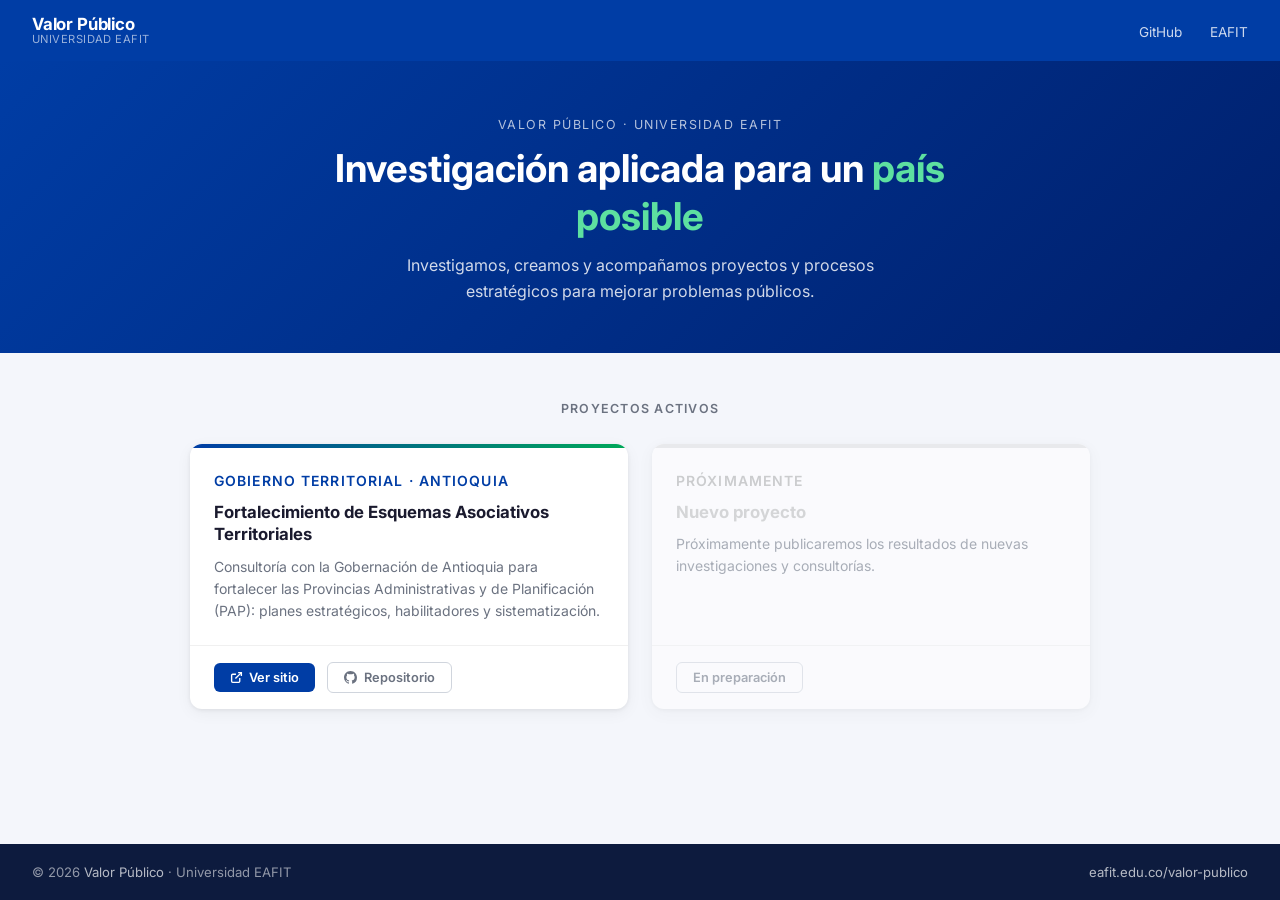
<file: index.html>
<!DOCTYPE html>
<html lang="es">
<head>
  <meta charset="UTF-8" />
  <meta name="viewport" content="width=device-width, initial-scale=1.0" />
  <title>Valor Público EAFIT</title>
  <meta name="description" content="Investigamos, creamos y acompañamos proyectos y procesos estratégicos para mejorar problemas públicos: conocimiento para el país posible." />
  <link rel="preconnect" href="https://fonts.googleapis.com" />
  <link rel="preconnect" href="https://fonts.gstatic.com" crossorigin />
  <link href="https://fonts.googleapis.com/css2?family=Inter:wght@400;500;600;700&display=swap" rel="stylesheet" />
  <style>
    *, *::before, *::after { box-sizing: border-box; margin: 0; padding: 0; }

    :root {
      --blue:  #003DA5;
      --green: #00A859;
      --dark:  #0d1b3e;
      --gray:  #f4f6fb;
      --text:  #1a1a2e;
      --muted: #6b7280;
    }

    body {
      font-family: 'Inter', system-ui, sans-serif;
      background: #fff;
      color: var(--text);
      min-height: 100vh;
      display: flex;
      flex-direction: column;
    }

    /* ── Header ── */
    header {
      background: var(--blue);
      padding: 1rem 2rem;
      display: flex;
      align-items: center;
      justify-content: space-between;
    }
    .header-brand-link { text-decoration: none; }
    .header-brand {
      display: flex;
      flex-direction: column;
      line-height: 1;
    }
    .header-brand .name {
      font-size: 1.05rem;
      font-weight: 700;
      color: #fff;
      letter-spacing: -0.01em;
    }
    .header-brand .sub {
      font-size: 0.7rem;
      color: rgba(255,255,255,0.6);
      font-weight: 400;
      letter-spacing: 0.04em;
      text-transform: uppercase;
      margin-top: 1px;
    }
    header nav a {
      color: rgba(255,255,255,0.8);
      text-decoration: none;
      font-size: 0.85rem;
      margin-left: 1.5rem;
      transition: color 0.2s;
    }
    header nav a:hover { color: #fff; }

    /* ── Hero ── */
    .hero {
      background: linear-gradient(135deg, var(--blue) 0%, #001f6b 100%);
      color: #fff;
      padding: 3.5rem 2rem 3rem;
      text-align: center;
    }
    .hero p.eyebrow {
      font-size: 0.78rem;
      text-transform: uppercase;
      letter-spacing: 0.12em;
      opacity: 0.7;
      margin-bottom: 0.75rem;
    }
    .hero h1 {
      font-size: clamp(1.6rem, 4vw, 2.4rem);
      font-weight: 700;
      line-height: 1.25;
      max-width: 640px;
      margin: 0 auto 0.75rem;
    }
    .hero h1 span { color: #5de0a0; }
    .hero p.sub {
      font-size: 1rem;
      opacity: 0.82;
      max-width: 520px;
      margin: 0 auto;
      line-height: 1.65;
    }

    /* ── Projects section ── */
    main {
      flex: 1;
      padding: 3rem 2rem 4rem;
      background: var(--gray);
    }
    .section-label {
      text-align: center;
      font-size: 0.78rem;
      font-weight: 600;
      text-transform: uppercase;
      letter-spacing: 0.1em;
      color: var(--muted);
      margin-bottom: 1.75rem;
    }

    .cards {
      display: grid;
      grid-template-columns: repeat(auto-fill, minmax(300px, 1fr));
      gap: 1.5rem;
      max-width: 900px;
      margin: 0 auto;
    }

    .card {
      background: #fff;
      border-radius: 12px;
      box-shadow: 0 1px 4px rgba(0,0,0,0.07), 0 4px 16px rgba(0,0,0,0.05);
      overflow: hidden;
      display: flex;
      flex-direction: column;
      transition: box-shadow 0.2s, transform 0.2s;
    }
    .card:hover {
      box-shadow: 0 4px 20px rgba(0,0,0,0.12);
      transform: translateY(-3px);
    }
    .card-stripe { height: 4px; }
    .card-body { padding: 1.4rem 1.5rem; flex: 1; }
    .card-tag {
      font-size: 0.7rem;
      font-weight: 600;
      text-transform: uppercase;
      letter-spacing: 0.08em;
      margin-bottom: 0.5rem;
    }
    .card-body h2 {
      font-size: 1.05rem;
      font-weight: 700;
      line-height: 1.35;
      margin-bottom: 0.6rem;
      color: var(--text);
    }
    .card-body p {
      font-size: 0.875rem;
      color: var(--muted);
      line-height: 1.6;
    }
    .card-footer {
      padding: 1rem 1.5rem;
      border-top: 1px solid #f0f0f0;
      display: flex;
      gap: 0.75rem;
      align-items: center;
    }
    .btn {
      display: inline-flex;
      align-items: center;
      gap: 0.4rem;
      font-size: 0.8rem;
      font-weight: 600;
      padding: 0.45rem 1rem;
      border-radius: 6px;
      text-decoration: none;
      transition: opacity 0.2s;
    }
    .btn:hover { opacity: 0.85; text-decoration: none; }
    .btn-primary { background: var(--blue); color: #fff; }
    .btn-outline {
      border: 1.5px solid #d0d5dd;
      color: var(--muted);
      background: transparent;
    }

    /* Coming-soon card */
    .card.coming { opacity: 0.55; pointer-events: none; }

    /* ── Footer ── */
    footer {
      background: var(--dark);
      color: rgba(255,255,255,0.55);
      font-size: 0.82rem;
      padding: 1.25rem 2rem;
      display: flex;
      justify-content: space-between;
      align-items: center;
      flex-wrap: wrap;
      gap: 0.5rem;
    }
    footer a { color: rgba(255,255,255,0.7); text-decoration: none; }
    footer a:hover { color: #fff; }

    @media (max-width: 600px) {
      header nav { display: none; }
      .cards { grid-template-columns: 1fr; }
      footer { flex-direction: column; text-align: center; }
    }
  </style>
</head>
<body>

  <header>
    <a href="https://www.eafit.edu.co/centros-estudio-incidencia/valor-publico" target="_blank" rel="noopener" rel="noopener" class="header-brand-link">
      <div class="header-brand">
        <span class="name">Valor Público</span>
        <span class="sub">Universidad EAFIT</span>
      </div>
    </a>
    <nav>
      <a href="https://github.com/cvp-eafit" target="_blank" rel="noopener">GitHub</a>
      <a href="https://www.eafit.edu.co/centros-estudio-incidencia/valor-publico" target="_blank" rel="noopener">EAFIT</a>
    </nav>
  </header>

  <div class="hero">
    <p class="eyebrow">Valor Público · Universidad EAFIT</p>
    <h1>Investigación aplicada para un <span>país posible</span></h1>
    <p class="sub">Investigamos, creamos y acompañamos proyectos y procesos estratégicos para mejorar problemas públicos.</p>
  </div>

  <main>
    <p class="section-label">Proyectos activos</p>
    <div class="cards">

      <!-- Provincias -->
      <div class="card">
        <div class="card-stripe" style="background: linear-gradient(90deg, #003DA5, #00A859);"></div>
        <div class="card-body">
          <p class="card-tag" style="color: #003DA5;">Gobierno Territorial · Antioquia</p>
          <h2>Fortalecimiento de Esquemas Asociativos Territoriales</h2>
          <p>Consultoría con la Gobernación de Antioquia para fortalecer las Provincias Administrativas y de Planificación (PAP): planes estratégicos, habilitadores y sistematización.</p>
        </div>
        <div class="card-footer">
          <a class="btn btn-primary" href="https://cvp-eafit.github.io/provincias" target="_blank" rel="noopener">
            <svg width="13" height="13" viewBox="0 0 24 24" fill="none" stroke="currentColor" stroke-width="2.5"><path d="M18 13v6a2 2 0 01-2 2H5a2 2 0 01-2-2V8a2 2 0 012-2h6"/><polyline points="15 3 21 3 21 9"/><line x1="10" y1="14" x2="21" y2="3"/></svg>
            Ver sitio
          </a>
          <a class="btn btn-outline" href="https://github.com/cvp-eafit/provincias" target="_blank" rel="noopener">
            <svg width="13" height="13" viewBox="0 0 24 24" fill="currentColor"><path d="M12 0C5.37 0 0 5.37 0 12c0 5.31 3.435 9.795 8.205 11.385.6.105.825-.255.825-.57 0-.285-.015-1.23-.015-2.235-3.015.555-3.795-.735-4.035-1.41-.135-.345-.72-1.41-1.23-1.695-.42-.225-1.02-.78-.015-.795.945-.015 1.62.87 1.845 1.23 1.08 1.815 2.805 1.305 3.495.99.105-.78.42-1.305.765-1.605-2.67-.3-5.46-1.335-5.46-5.925 0-1.305.465-2.385 1.23-3.225-.12-.3-.54-1.53.12-3.18 0 0 1.005-.315 3.3 1.23.96-.27 1.98-.405 3-.405s2.04.135 3 .405c2.295-1.56 3.3-1.23 3.3-1.23.66 1.65.24 2.88.12 3.18.765.84 1.23 1.905 1.23 3.225 0 4.605-2.805 5.625-5.475 5.925.435.375.81 1.095.81 2.22 0 1.605-.015 2.895-.015 3.3 0 .315.225.69.825.57A12.02 12.02 0 0024 12c0-6.63-5.37-12-12-12z"/></svg>
            Repositorio
          </a>
        </div>
      </div>

      <!-- Placeholder -->
      <div class="card coming">
        <div class="card-stripe" style="background: #e0e0e0;"></div>
        <div class="card-body">
          <p class="card-tag" style="color: #aaa;">Próximamente</p>
          <h2 style="color: #bbb;">Nuevo proyecto</h2>
          <p>Próximamente publicaremos los resultados de nuevas investigaciones y consultorías.</p>
        </div>
        <div class="card-footer">
          <span class="btn btn-outline" style="cursor: default;">En preparación</span>
        </div>
      </div>

    </div>
  </main>

  <footer>
    <span>© 2026 <a href="https://www.eafit.edu.co/centros-estudio-incidencia/valor-publico" target="_blank" rel="noopener">Valor Público</a> · Universidad EAFIT</span>
    <span><a href="https://www.eafit.edu.co/centros-estudio-incidencia/valor-publico" target="_blank" rel="noopener">eafit.edu.co/valor-publico</a></span>
  </footer>

</body>
</html>
</file>
